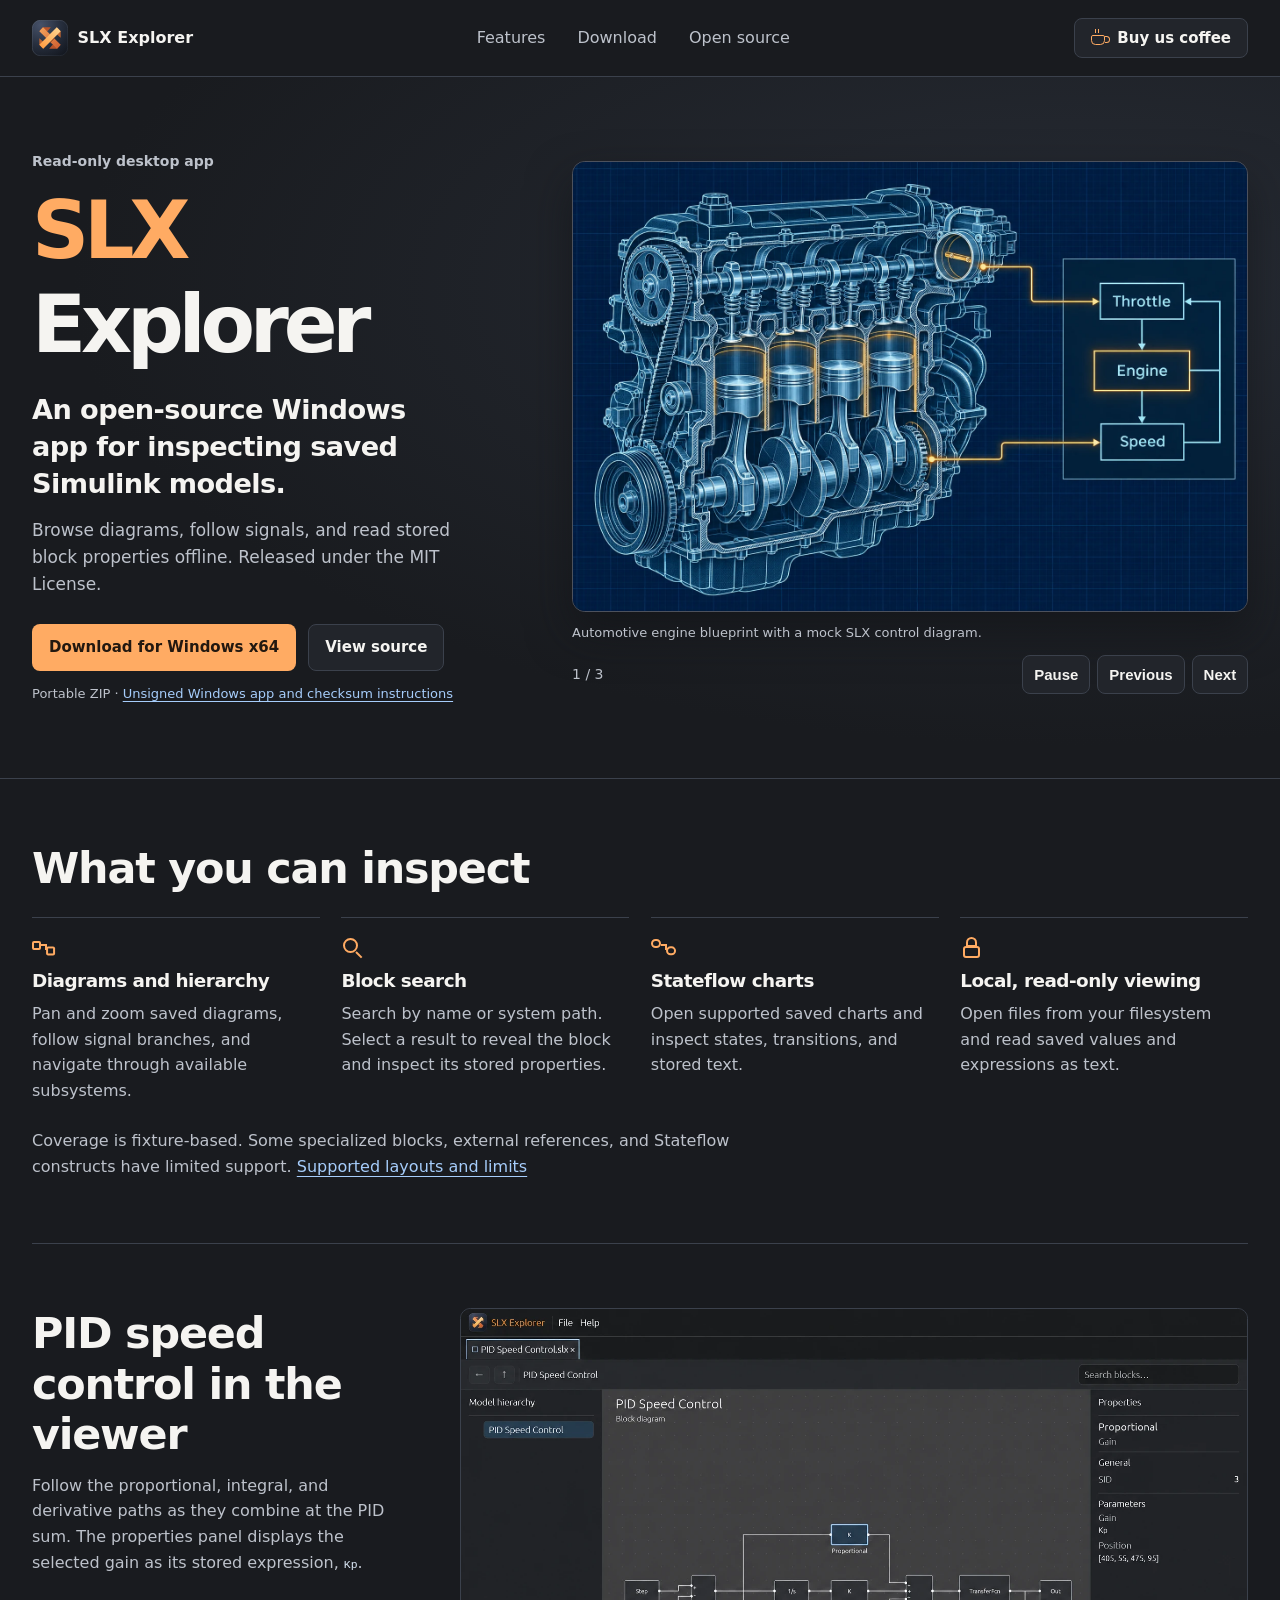
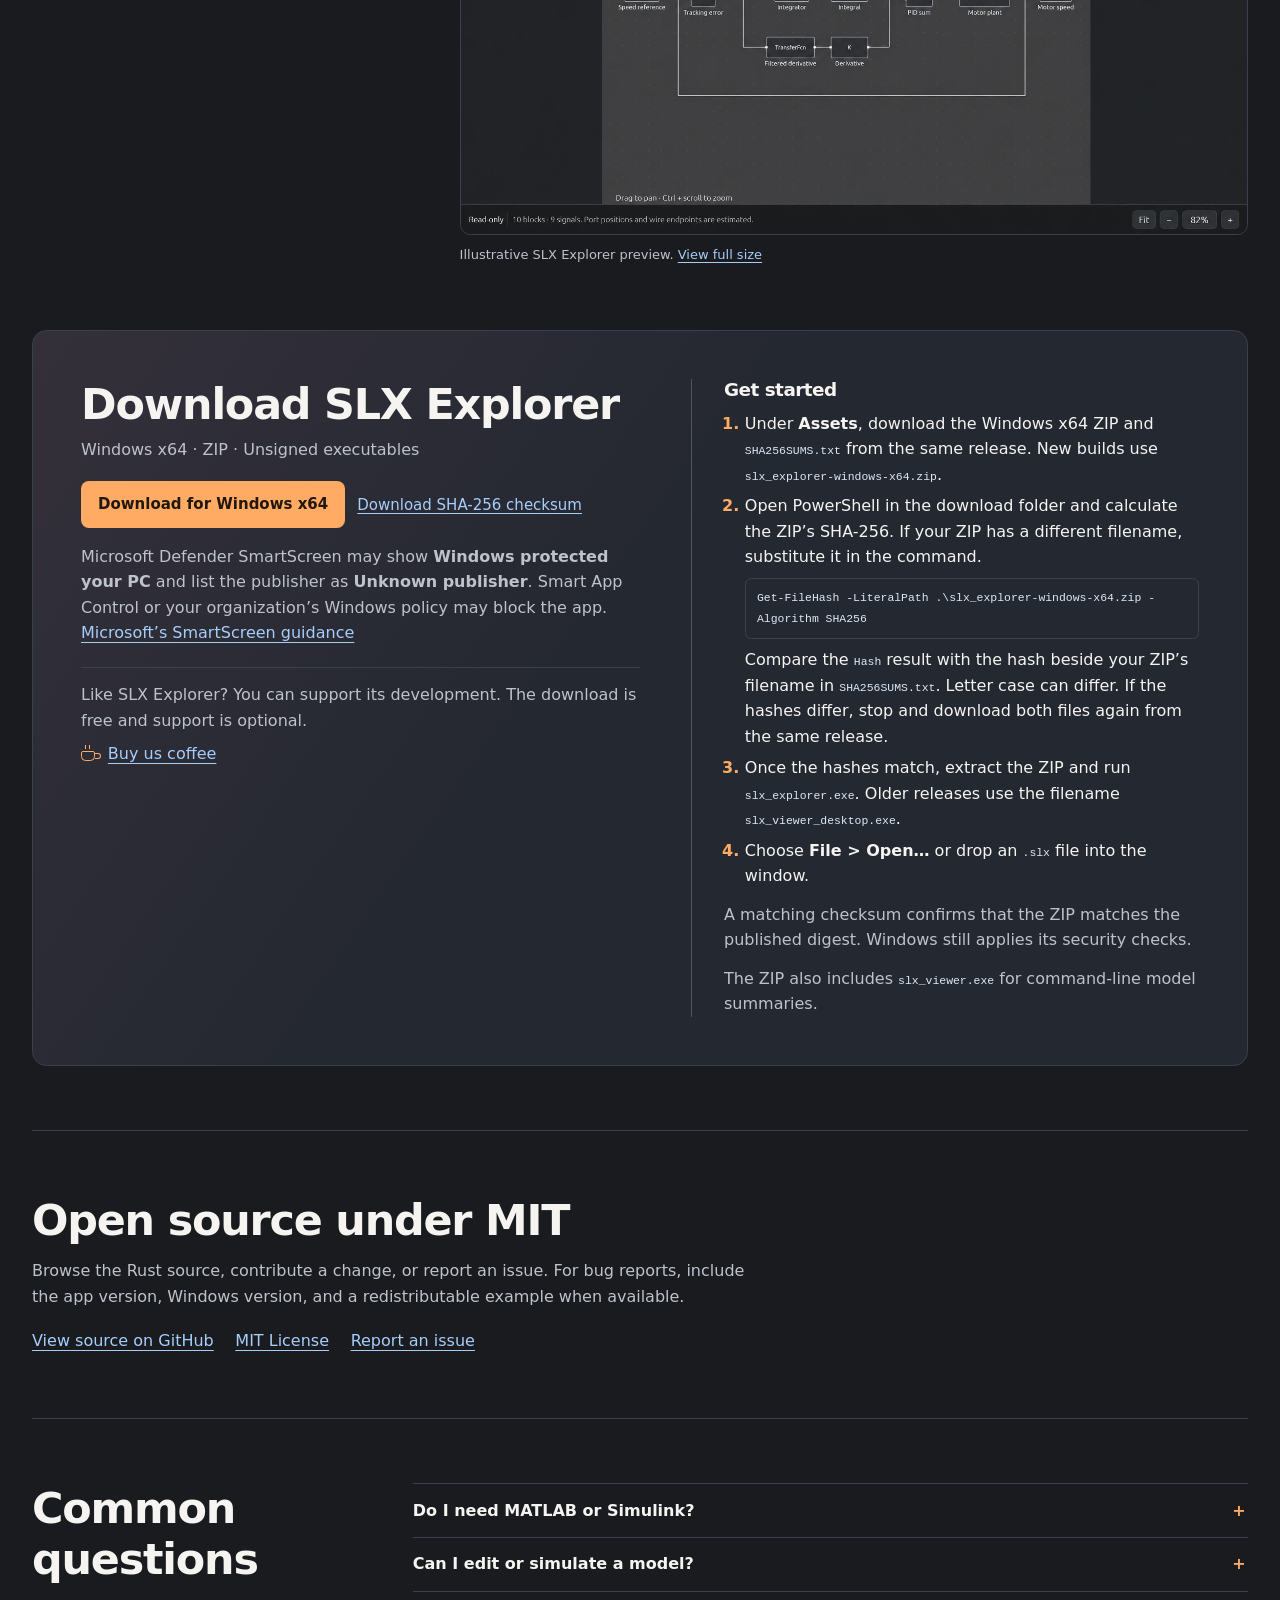
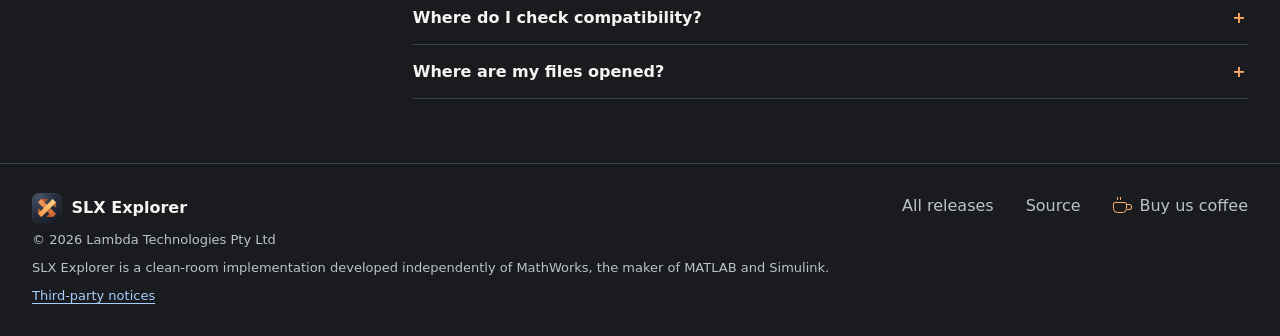
<file: website/public/index.html>
<!doctype html>
<html lang="en">
<head>
  <meta charset="utf-8">
  <meta name="viewport" content="width=device-width, initial-scale=1">
  <meta name="theme-color" content="#191b1f">
  <meta name="description" content="Inspect saved Simulink SLX models on Windows. Browse diagrams, follow signals, and read block properties offline with the open-source SLX Explorer.">
  <meta property="og:type" content="website">
  <meta property="og:site_name" content="SLX Explorer">
  <meta property="og:title" content="SLX Explorer — Offline Simulink model viewer">
  <meta property="og:description" content="Open and inspect saved Simulink SLX models on Windows with a free, read-only desktop viewer.">
  <meta property="og:image" content="https://slxviewer-website.vercel.app/assets/hero-engine.webp">
  <meta property="og:image:alt" content="An engine blueprint beside an illustrative SLX control diagram.">
  <title>SLX Explorer — Offline Simulink model viewer</title>
  <link rel="icon" href="assets/slx-viewer-logo.svg" type="image/svg+xml">
  <link rel="stylesheet" href="styles.css">
  <script src="hero-slides.js" defer></script>
</head>
<body>
  <a class="skip" href="#main">Skip to content</a>
  <header class="site-header" id="top">
    <div class="wrap header-inner">
      <a class="brand" href="#top">
        <img src="assets/slx-viewer-logo.svg" width="36" height="36" alt="">
        <span>SLX Explorer</span>
      </a>
      <nav aria-label="Main navigation">
        <a href="#features">Features</a>
        <a href="#download">Download</a>
        <a href="#open-source">Open source</a>
      </nav>
      <a class="button button-secondary header-link coffee-button" href="https://www.paypal.com/paypalme/12dazapp"><span class="cup" aria-hidden="true"></span>Buy us coffee</a>
    </div>
  </header>

  <main id="main">
    <section class="hero" aria-labelledby="hero-title">
      <div class="wrap hero-inner">
        <div class="hero-copy">
          <p class="platform">Read-only desktop app</p>
          <h1 id="hero-title"><span>SLX</span> Explorer</h1>
          <p class="hero-lead">An open-source Windows app for inspecting saved Simulink models.</p>
          <p class="hero-description">Browse diagrams, follow signals, and read stored block properties offline. Released under the MIT License.</p>
          <div class="actions">
            <a class="button button-primary" href="https://github.com/Ala-Ismail/slx_explorer/releases/latest">Download for Windows x64</a>
            <a class="button button-secondary" href="https://github.com/Ala-Ismail/slx_explorer">View source</a>
          </div>
          <p class="download-note">Portable ZIP · <a href="#verify-download">Unsigned Windows app and checksum instructions</a></p>
        </div>
        <div class="hero-carousel" role="region" aria-label="Engineering image slideshow" data-carousel>
          <figure class="hero-figure" data-slide>
            <img src="assets/hero-engine.webp" width="1536" height="1024" alt="An automotive engine blueprint beside an illustrative throttle, engine, and speed control diagram." fetchpriority="high">
            <figcaption>Automotive engine blueprint with a mock SLX control diagram.</figcaption>
          </figure>
          <figure class="hero-figure" data-slide hidden>
            <img src="assets/hero-wind.webp" width="1536" height="1024" alt="Close-up of a wind turbine with a blue cutaway revealing the shaft, gearbox, and generator inside the nacelle." fetchpriority="low">
            <figcaption>Wind turbine with an illustrative blueprint cutaway.</figcaption>
          </figure>
          <figure class="hero-figure" data-slide hidden>
            <img src="assets/hero-race.webp" width="1536" height="1024" alt="A graphite and orange race car beneath a mock state diagram that cycles through Brake, Turn In, and Accelerate." fetchpriority="low">
            <figcaption>Race car with a mock Stateflow-style diagram for cornering.</figcaption>
          </figure>
          <div class="carousel-controls" hidden>
            <span class="slide-count" data-count aria-hidden="true">1 / 3</span>
            <div class="slide-buttons">
              <button type="button" class="button button-secondary" data-rotation>Pause</button>
              <button type="button" class="button button-secondary" data-previous>Previous</button>
              <button type="button" class="button button-secondary" data-next>Next</button>
            </div>
          </div>
          <p class="sr-only" data-announcement aria-live="polite" aria-atomic="true"></p>
        </div>
      </div>
    </section>

    <section class="wrap section" id="features" aria-labelledby="features-title">
      <h2 id="features-title">What you can inspect</h2>
      <div class="features">
        <article>
          <span class="feature-icon diagram-icon" aria-hidden="true"></span>
          <h3>Diagrams and hierarchy</h3>
          <p>Pan and zoom saved diagrams, follow signal branches, and navigate through available subsystems.</p>
        </article>
        <article>
          <span class="feature-icon search-icon" aria-hidden="true"></span>
          <h3>Block search</h3>
          <p>Search by name or system path. Select a result to reveal the block and inspect its stored properties.</p>
        </article>
        <article>
          <span class="feature-icon chart-icon" aria-hidden="true"></span>
          <h3>Stateflow charts</h3>
          <p>Open supported saved charts and inspect states, transitions, and stored text.</p>
        </article>
        <article>
          <span class="feature-icon lock-icon" aria-hidden="true"></span>
          <h3>Local, read-only viewing</h3>
          <p>Open files from your filesystem and read saved values and expressions as text.</p>
        </article>
      </div>
      <p class="compatibility">Coverage is fixture-based. Some specialized blocks, external references, and Stateflow constructs have limited support. <a href="https://github.com/Ala-Ismail/slx_explorer#14-supported-layouts-and-limits">Supported layouts and limits</a></p>
    </section>

    <section class="wrap section model-preview" aria-labelledby="pid-title">
      <div class="model-copy">
        <h2 id="pid-title">PID speed control in the viewer</h2>
        <p>Follow the proportional, integral, and derivative paths as they combine at the PID sum. The properties panel displays the selected gain as its stored expression, <code>Kp</code>.</p>
      </div>
      <figure class="model-capture">
        <img src="assets/pid-control-preview.webp" width="1536" height="1024" alt="SLX Explorer preview showing a closed-loop PID diagram. Proportional, integral, and derivative branches feed a motor plant. The selected proportional gain is Kp." loading="lazy" decoding="async">
        <figcaption>Illustrative SLX Explorer preview. <a href="assets/pid-control-preview.webp">View full size</a></figcaption>
      </figure>
    </section>

    <section class="wrap section download-section" id="download" aria-labelledby="download-title">
      <div class="download-panel">
        <div>
          <h2 id="download-title">Download SLX Explorer</h2>
          <p class="package-label">Windows x64 · ZIP · Unsigned executables</p>
          <div class="actions download-actions">
            <a class="button button-primary" href="https://github.com/Ala-Ismail/slx_explorer/releases/latest">Download for Windows x64</a>
            <a class="text-link" href="https://github.com/Ala-Ismail/slx_explorer/releases/latest/download/SHA256SUMS.txt">Download SHA-256 checksum</a>
          </div>
          <p class="windows-warning">Microsoft Defender SmartScreen may show <strong>Windows protected your PC</strong> and list the publisher as <strong>Unknown publisher</strong>. Smart App Control or your organization’s Windows policy may block the app. <a href="https://learn.microsoft.com/windows/apps/package-and-deploy/smartscreen-reputation">Microsoft’s SmartScreen guidance</a></p>
          <div class="download-support">
            <p>Like SLX Explorer? You can support its development. The download is free and support is optional.</p>
            <a class="coffee-button" href="https://www.paypal.com/paypalme/12dazapp"><span class="cup" aria-hidden="true"></span>Buy us coffee</a>
          </div>
        </div>
        <div class="setup">
          <h3>Get started</h3>
          <ol>
            <li>Under <strong>Assets</strong>, download the Windows x64 ZIP and <code>SHA256SUMS.txt</code> from the same release. New builds use <code>slx_explorer-windows-x64.zip</code>.</li>
            <li id="verify-download">
              Open PowerShell in the download folder and calculate the ZIP’s SHA-256. If your ZIP has a different filename, substitute it in the command.
              <pre><code>Get-FileHash -LiteralPath .\slx_explorer-windows-x64.zip -Algorithm SHA256</code></pre>
              Compare the <code>Hash</code> result with the hash beside your ZIP’s filename in <code>SHA256SUMS.txt</code>. Letter case can differ. If the hashes differ, stop and download both files again from the same release.
            </li>
            <li>Once the hashes match, extract the ZIP and run <code>slx_explorer.exe</code>. Older releases use the filename <code>slx_viewer_desktop.exe</code>.</li>
            <li>Choose <strong>File &gt; Open…</strong> or drop an <code>.slx</code> file into the window.</li>
          </ol>
          <p class="checksum-note">A matching checksum confirms that the ZIP matches the published digest. Windows still applies its security checks.</p>
          <p>The ZIP also includes <code>slx_viewer.exe</code> for command-line model summaries.</p>
        </div>
      </div>
    </section>

    <section class="wrap section project" id="open-source" aria-labelledby="source-title">
      <h2 id="source-title">Open source under MIT</h2>
      <p>Browse the Rust source, contribute a change, or report an issue. For bug reports, include the app version, Windows version, and a redistributable example when available.</p>
      <div class="project-links">
        <a href="https://github.com/Ala-Ismail/slx_explorer">View source on GitHub</a>
        <a href="https://github.com/Ala-Ismail/slx_explorer/blob/main/LICENSE">MIT License</a>
        <a href="https://github.com/Ala-Ismail/slx_explorer/issues">Report an issue</a>
      </div>
    </section>

    <section class="wrap section faq" aria-labelledby="faq-title">
      <h2 id="faq-title">Common questions</h2>
      <div class="questions">
        <details>
          <summary>Do I need MATLAB or Simulink?</summary>
          <p>The Windows desktop viewer runs offline without either application.</p>
        </details>
        <details>
          <summary>Can I edit or simulate a model?</summary>
          <p>SLX Explorer provides read-only inspection of saved diagrams, signals, and properties.</p>
        </details>
        <details>
          <summary>Where do I check compatibility?</summary>
          <p>See the <a href="https://github.com/Ala-Ismail/slx_explorer#14-supported-layouts-and-limits">supported layouts and limits</a> and the <a href="https://github.com/Ala-Ismail/slx_explorer/blob/main/tests/fixtures/README.md">fixture manifest</a>.</p>
        </details>
        <details>
          <summary>Where are my files opened?</summary>
          <p>The Windows app reads files from your local filesystem. The website provides information and download links.</p>
        </details>
      </div>
    </section>
  </main>

  <footer class="site-footer">
    <div class="wrap footer-inner">
      <div>
        <a class="brand" href="#top">
          <img src="assets/slx-viewer-logo.svg" width="30" height="30" loading="lazy" alt="">
          <span>SLX Explorer</span>
        </a>
        <p>© 2026 Lambda Technologies Pty Ltd</p>
        <p>SLX Explorer is a clean-room implementation developed independently of MathWorks, the maker of MATLAB and Simulink.</p>
        <p><a href="https://github.com/Ala-Ismail/slx_explorer/blob/main/THIRD_PARTY_NOTICES.txt">Third-party notices</a></p>
      </div>
      <nav aria-label="Footer navigation">
        <a href="https://github.com/Ala-Ismail/slx_explorer/releases">All releases</a>
        <a href="https://github.com/Ala-Ismail/slx_explorer">Source</a>
        <a class="coffee-button" href="https://www.paypal.com/paypalme/12dazapp"><span class="cup" aria-hidden="true"></span>Buy us coffee</a>
      </nav>
    </div>
  </footer>
</body>
</html>
</file>
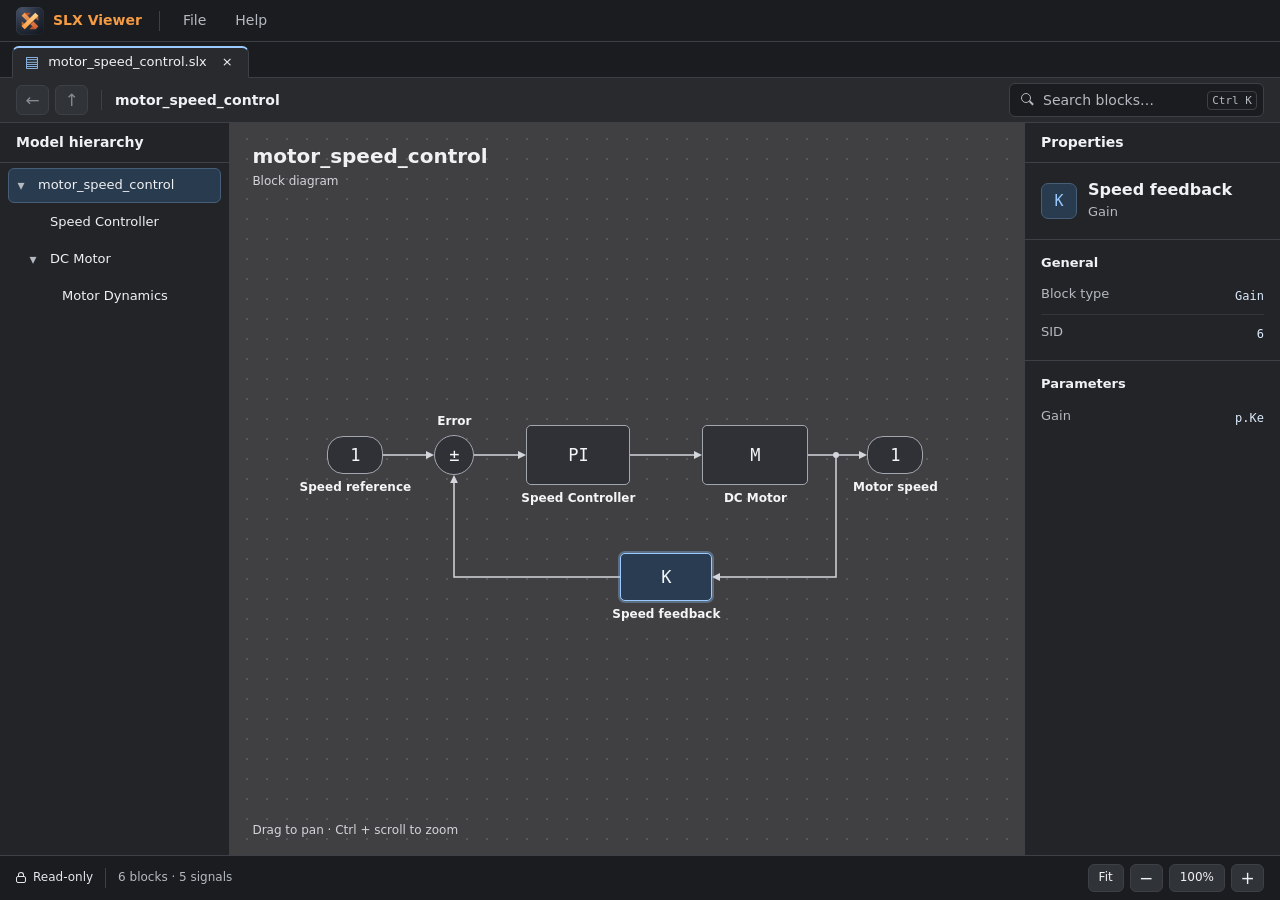
<file: slx-viewer-mockup.html>
<!doctype html>
<html lang="en">
<head>
<meta charset="utf-8">
<meta name="viewport" content="width=device-width, initial-scale=1">
<title>SLX Viewer · GUI Mockup</title>
<link rel="icon" href="slx-viewer-logo-tapered.svg" type="image/svg+xml">
<style>
  :root {
    color-scheme: dark;
    --frame: #1b1c1f;
    --panel: #222428;
    --surface: #282a2e;
    --control: #303338;
    --line: #3d4046;
    --canvas: #404043;
    --text: #f0f1f3;
    --muted: #b5b9c1;
    --accent: #9acaff;
    --selected: #293b4f;
    --mono: Consolas, 'Cascadia Mono', monospace;
    font: 14px/1.45 'Segoe UI', system-ui, sans-serif;
    background: var(--frame);
    color: var(--text);
  }
  * { box-sizing: border-box; }
  body { margin: 0; }
  button, input { font: inherit; color: inherit; }
  button { cursor: pointer; }
  button:disabled { cursor: default; color: #858991; }
  button:focus-visible, input:focus-visible, summary:focus-visible, a:focus-visible, .workspace:focus-visible {
    outline: 2px solid var(--accent);
    outline-offset: 2px;
  }
  button:hover:not(:disabled) { background: #393c42; }
  [hidden] { display: none !important; }
  .app { display: grid; grid-template-rows: 42px 36px 45px minmax(0, 1fr) 45px; height: 100dvh; min-height: 420px; }
  .titlebar, .tabs, .toolbar, .statusbar { display: flex; align-items: center; padding: 0 16px; }
  .titlebar, .tabs, .toolbar { border-bottom: 1px solid var(--line); }
  .titlebar { gap: 17px; }
  .brand { display: flex; align-items: center; gap: 9px; color: #f49b44; font-weight: 650; white-space: nowrap; }
  .app-icon { display: block; width: 28px; height: 28px; flex: none; }
  .divider { width: 1px; height: 20px; background: var(--line); flex: none; }
  .menu { position: relative; }
  .menu summary { list-style: none; cursor: pointer; color: var(--muted); padding: 5px 6px; border-radius: 4px; }
  .menu summary::-webkit-details-marker { display: none; }
  .menu summary:hover, .menu[open] summary { background: var(--control); color: var(--text); }
  .popup { position: absolute; z-index: 3; background: var(--panel); border: 1px solid var(--line); border-radius: 8px; padding: 6px; box-shadow: 0 10px 26px #1118; }
  .menu .popup { top: calc(100% + 3px); left: 0; min-width: 195px; }
  .popup button { display: block; width: 100%; text-align: left; border: 0; background: transparent; padding: 8px 10px; border-radius: 4px; }
  .tabs { align-items: end; padding-left: 12px; }
  .tab { display: flex; align-items: center; gap: 9px; position: relative; bottom: -1px; height: 32px; padding: 0 9px 0 12px; border: 1px solid var(--line); border-top: 2px solid var(--accent); border-bottom-color: var(--surface); border-radius: 7px 7px 0 0; background: var(--surface); font-size: 13px; }
  .tab-mark { color: var(--accent); font-size: 15px; }
  .toolbar { gap: 13px; background: var(--surface); min-width: 0; }
  .nav-buttons, .zoom { display: flex; align-items: center; gap: 6px; flex: none; }
  .button { border: 1px solid var(--line); border-radius: 6px; background: var(--control); min-height: 30px; padding: 0 10px; white-space: nowrap; }
  .icon-button { min-width: 33px; padding: 0; font-size: 17px; }
  .quiet { border: 0; border-radius: 4px; background: transparent; padding: 2px 6px; color: inherit; }
  .breadcrumbs { display: flex; align-items: center; gap: 6px; min-width: 0; white-space: nowrap; overflow: hidden; }
  .breadcrumbs button { color: var(--muted); }
  .breadcrumbs strong { overflow: hidden; text-overflow: ellipsis; font-weight: 600; }
  .search { position: relative; width: min(255px, 31vw); flex: none; margin-left: auto; }
  .search-mark { position: absolute; left: 12px; top: 10px; height: 10px; width: 10px; border: 1.5px solid var(--muted); border-radius: 50%; pointer-events: none; }
  .search-mark::after { content: ''; position: absolute; width: 5px; height: 1.5px; top: 8px; left: 7px; transform: rotate(45deg); background: var(--muted); }
  .search input { width: 100%; height: 34px; border: 1px solid var(--line); border-radius: 6px; background: var(--frame); padding: 0 42px 0 33px; }
  .search input::placeholder { color: var(--muted); }
  kbd { font: 11px var(--mono); border: 1px solid var(--line); border-radius: 4px; padding: 2px 4px; color: var(--muted); }
  .search kbd { position: absolute; top: 8px; right: 7px; pointer-events: none; }
  .results { top: calc(100% + 6px); right: 0; width: max(100%, 230px); max-height: 300px; overflow: auto; }
  .results span { display: block; color: var(--muted); font-size: 12px; }
  .no-results { padding: 8px 10px; }
  .content { display: grid; grid-template-columns: clamp(176px, 18vw, 250px) minmax(190px, 1fr) clamp(196px, 20vw, 278px); min-height: 0; overflow: auto; }
  .panel { background: var(--panel); min-width: 0; overflow: auto; }
  .hierarchy { border-right: 1px solid var(--line); }
  .inspector { border-left: 1px solid var(--line); }
  .panel-title { display: flex; align-items: center; min-height: 40px; margin: 0; padding: 0 16px; border-bottom: 1px solid var(--line); font-size: 14px; font-weight: 650; }
  .tree { padding: 5px 8px 9px; }
  .tree-row { display: flex; margin-bottom: 2px; padding-left: var(--indent); border: 1px solid transparent; border-radius: 6px; }
  .tree-row.current { background: var(--selected); border-color: #465e77; }
  .tree-row button { border: 0; border-radius: 4px; background: transparent; }
  .tree-toggle { width: 24px; flex: none; color: var(--muted); }
  .tree-link { display: flex; align-items: center; min-width: 0; width: 100%; height: 33px; padding: 0 5px; text-align: left; font-size: 13px; }
  .tree-link span:last-child { white-space: nowrap; text-overflow: ellipsis; overflow: hidden; }
  .workspace { position: relative; overflow: hidden; touch-action: none; cursor: grab; background-color: var(--canvas); background-image: radial-gradient(circle, #ffffff20 0.8px, transparent 1px); background-size: 20px 20px; }
  .workspace.dragging { cursor: grabbing; }
  .workspace-title { position: absolute; top: 21px; left: 22px; pointer-events: none; }
  .workspace-title h1 { margin: 0; font-size: 20px; line-height: 1.25; font-weight: 650; }
  .workspace-title p { margin: 4px 0 0; font-size: 12px; color: #d2d4d9; }
  .scene { position: absolute; top: 0; left: 0; width: 620px; height: 320px; transform-origin: 0 0; pointer-events: none; }
  .scene canvas { display: block; width: 620px; height: 320px; }
  .block { position: absolute; display: grid; place-items: center; background: #303136; border: 1px solid #a2a6ae; border-radius: 5px; min-width: 0; padding: 0 5px; pointer-events: auto; color: #f4f5f7; }
  .block[aria-pressed="true"] { background: #293c51; border-color: var(--accent); box-shadow: 0 0 0 2px #9acaff55; }
  .block[aria-pressed="true"]:hover { background: #334b63; }
  .block-symbol { font: 17px var(--mono); }
  .block-label { position: absolute; top: calc(100% + 6px); left: 50%; transform: translateX(-50%); white-space: nowrap; font-size: 12px; font-weight: 600; }
  .endpoint { border-radius: 16px; }
  .sum { border-radius: 50%; }
  .sum .block-label { top: auto; bottom: calc(100% + 6px); }
  .sum[data-sid="11"] .block-label { left: calc(100% + 6px); bottom: calc(100% - 4px); transform: none; }
  .diagram-hint { position: absolute; bottom: 16px; left: 22px; margin: 0; color: #d2d4d9; font-size: 12px; pointer-events: none; }
  .selection { display: flex; gap: 11px; align-items: center; padding: 17px 16px; border-bottom: 1px solid var(--line); }
  .selection-icon { display: grid; place-items: center; flex: none; width: 36px; height: 36px; color: var(--accent); background: var(--selected); border: 1px solid #465e77; border-radius: 7px; font: 15px var(--mono); }
  .selection h3 { margin: 0; font-size: 16px; line-height: 1.3; overflow-wrap: anywhere; }
  .selection p, .empty { margin: 2px 0 0; color: var(--muted); font-size: 13px; }
  .empty { padding: 15px 16px; }
  .property-section { padding: 14px 16px 9px; }
  .property-section + .property-section { border-top: 1px solid var(--line); }
  .property-section h4 { margin: 0 0 5px; font-size: 13px; font-weight: 650; }
  dl { margin: 0; }
  dl div { display: grid; grid-template-columns: minmax(0, 1fr) minmax(0, 1fr); gap: 10px; padding: 8px 0; }
  dl div + div { border-top: 1px solid #33363b; }
  dt { color: var(--muted); font-size: 13px; }
  dd { margin: 0; text-align: right; overflow-wrap: anywhere; }
  code { font: 12px var(--mono); color: #ddebfc; }
  .statusbar { gap: 12px; background: var(--frame); border-top: 1px solid var(--line); font-size: 12px; }
  .read-only { display: flex; gap: 7px; align-items: center; white-space: nowrap; color: #e3e7ec; }
  .lock { position: relative; display: inline-block; width: 10px; height: 7px; border: 1px solid currentColor; border-radius: 2px; margin-top: 4px; }
  .lock::before { content: ''; position: absolute; left: 1px; top: -5px; width: 4px; height: 4px; border: 1px solid currentColor; border-bottom: 0; border-radius: 4px 4px 0 0; }
  .status { color: var(--muted); white-space: nowrap; overflow: hidden; text-overflow: ellipsis; }
  .zoom { margin-left: auto; }
  .zoom .button { min-height: 28px; }
  #zoom-level { min-width: 55px; font-variant-numeric: tabular-nums; }
  dialog { width: min(460px, 92vw); padding: 22px; border: 1px solid var(--line); border-radius: 10px; background: var(--panel); color: var(--text); }
  dialog::backdrop { background: #151619b8; }
  dialog h2 { margin: 0 0 10px; font-size: 18px; }
  dialog a { color: var(--accent); text-underline-offset: 3px; }
  dialog form { display: flex; justify-content: end; margin-top: 18px; }
  @media (max-width: 700px) {
    .content { grid-template-columns: 152px minmax(175px, 1fr) 155px; }
    .titlebar, .toolbar, .statusbar { padding-inline: 9px; gap: 8px; }
    .panel-title, .selection, .property-section { padding-inline: 10px; }
    .workspace-title, .diagram-hint { left: 12px; }
    .workspace-title { right: 12px; }
    .workspace-title h1 { overflow-wrap: anywhere; }
    .diagram-hint { display: none; }
    .search input { padding-right: 8px; }
    .search kbd { display: none; }
  }
</style>
</head>
<body>
<main class="app" aria-label="SLX Viewer mockup">
  <header class="titlebar">
    <div class="brand"><img class="app-icon" src="slx-viewer-logo-tapered.svg" alt=""> SLX Viewer</div>
    <span class="divider" aria-hidden="true"></span>
    <details class="menu"><summary>File</summary><div class="popup"><button id="open-example">Open example model</button><button id="close-model">Close model</button></div></details>
    <details class="menu"><summary>Help</summary><div class="popup"><button id="show-about">About…</button><button id="show-help">Keyboard shortcuts</button></div></details>
  </header>
  <div class="tabs" aria-label="Open model"><div id="model-tab" class="tab"><span class="tab-mark" aria-hidden="true">▤</span> motor_speed_control.slx <button id="close-tab" class="quiet" aria-label="Close model tab" title="Close model tab">×</button></div></div>
  <nav class="toolbar" aria-label="Diagram navigation">
    <div class="nav-buttons">
      <button id="back" class="button icon-button" aria-label="Back" title="Back (Alt+Left)" disabled>←</button>
      <button id="up" class="button icon-button" aria-label="Up" title="Parent system (Esc or Alt+Up)" disabled>↑</button>
    </div>
    <span class="divider" aria-hidden="true"></span>
    <div id="breadcrumbs" class="breadcrumbs" aria-label="Current model path"></div>
    <div id="search-box" class="search">
      <span class="search-mark" aria-hidden="true"></span>
      <input id="search" type="text" aria-label="Search model blocks" placeholder="Search blocks…" autocomplete="off" aria-controls="results" aria-expanded="false">
      <kbd aria-hidden="true">Ctrl K</kbd>
      <div id="results" class="results popup" hidden></div>
    </div>
  </nav>
  <div class="content">
    <aside class="panel hierarchy" aria-labelledby="hierarchy-heading">
      <h2 id="hierarchy-heading" class="panel-title">Model hierarchy</h2>
      <div id="tree" class="tree"></div>
    </aside>
    <section id="workspace" class="workspace" tabindex="0" aria-label="Diagram workspace">
      <div class="workspace-title"><h1 id="diagram-title"></h1><p id="diagram-kind"></p></div>
      <div id="scene" class="scene"><canvas id="wires" width="620" height="320" aria-hidden="true"></canvas></div>
      <p id="diagram-hint" class="diagram-hint">Drag to pan · Ctrl + scroll to zoom</p>
    </section>
    <aside class="panel inspector" aria-labelledby="properties-heading">
      <h2 id="properties-heading" class="panel-title">Properties</h2>
      <div id="properties" aria-live="polite"></div>
    </aside>
  </div>
  <footer class="statusbar">
    <span class="read-only"><span class="lock" aria-hidden="true"></span>Read-only</span>
    <span class="divider" aria-hidden="true"></span>
    <span id="status" class="status"></span>
    <div class="zoom" aria-label="Diagram zoom">
      <button id="fit" class="button" title="Fit diagram to view">Fit</button>
      <button id="zoom-out" class="button icon-button" aria-label="Zoom out">−</button>
      <button id="zoom-level" class="button" aria-label="Reset to 100 percent" title="Reset to 100%">100%</button>
      <button id="zoom-in" class="button icon-button" aria-label="Zoom in">+</button>
    </div>
  </footer>
</main>
<dialog id="about" aria-labelledby="about-title">
  <h2 id="about-title">About SLX Viewer</h2>
  <p>Read-only viewer for Simulink models.</p>
  <a href="https://www.paypal.com/paypalme/12dazapp" target="_blank" rel="noopener noreferrer">Buy us a coffee</a>
  <form method="dialog"><button class="button" autofocus>Close</button></form>
</dialog>
<dialog id="help" aria-labelledby="help-title">
  <h2 id="help-title">Keyboard shortcuts</h2>
  <dl>
    <div><dt>Parent system</dt><dd><kbd>Esc</kbd> or <kbd>Alt+↑</kbd></dd></div>
    <div><dt>Back</dt><dd><kbd>Alt+←</kbd></dd></div>
    <div><dt>Open focused subsystem</dt><dd><kbd>Enter</kbd></dd></div>
    <div><dt>Search blocks</dt><dd><kbd>Ctrl+K</kbd></dd></div>
    <div><dt>Zoom at pointer</dt><dd><kbd>Ctrl</kbd> + scroll</dd></div>
  </dl>
  <form method="dialog"><button class="button" autofocus>Close</button></form>
</dialog>
<script>
  const byId = id => document.getElementById(id);
  const workspace = byId('workspace');
  const scene = byId('scene');
  const canvas = byId('wires');
  const search = byId('search');
  const results = byId('results');
  const menus = [...document.querySelectorAll('.menu')];
  const root = 'motor_speed_control';
  const width = 620;
  const height = 320;

  // Illustrative diagram data for the design preview.
  const systems = {
    [root]: {
      blocks: [
        { name: 'Speed reference', kind: 'Inport', symbol: '1', x: 10, y: 107, w: 56, h: 38, sid: 1, port: '1' },
        { name: 'Error', kind: 'Sum', symbol: '±', x: 117, y: 106, w: 40, h: 40, sid: 2, inputs: '+−' },
        { name: 'Speed Controller', kind: 'Subsystem', symbol: 'PI', x: 209, y: 96, w: 104, h: 60, sid: 3, child: 'Speed Controller' },
        { name: 'DC Motor', kind: 'Subsystem', symbol: 'M', x: 385, y: 96, w: 106, h: 60, sid: 4, child: 'DC Motor' },
        { name: 'Motor speed', kind: 'Outport', symbol: '1', x: 550, y: 107, w: 56, h: 38, sid: 5, port: '1' },
        { name: 'Speed feedback', kind: 'Gain', symbol: 'K', x: 303, y: 224, w: 92, h: 48, sid: 6, gain: 'p.Ke' },
      ],
      wires: [
        [[66,126], [117,126]], [[157,126], [209,126]], [[313,126], [385,126]],
        [[491,126], [550,126]], [[519,126], [519,248], [395,248]],
        [[303,248], [137,248], [137,146]],
      ],
      junctions: [[519,126]],
    },
    'Speed Controller': {
      parent: root,
      blocks: [
        { name: 'Speed error', kind: 'Inport', symbol: '1', x: 20, y: 131, w: 56, h: 38, sid: 7, port: '1' },
        { name: 'Proportional', kind: 'Gain', symbol: 'Kp', x: 148, y: 64, w: 90, h: 48, sid: 8, gain: 'Kp' },
        { name: 'Integrator', kind: 'Integrator', symbol: '∫', x: 148, y: 194, w: 90, h: 48, sid: 9, initial: '0' },
        { name: 'Integral gain', kind: 'Gain', symbol: 'Ki', x: 283, y: 194, w: 90, h: 48, sid: 10, gain: 'Ki' },
        { name: 'Sum', kind: 'Sum', symbol: '+', x: 427, y: 130, w: 40, h: 40, sid: 11, inputs: '++' },
        { name: 'Voltage command', kind: 'Outport', symbol: '1', x: 538, y: 131, w: 56, h: 38, sid: 12, port: '1' },
      ],
      wires: [
        [[76,150], [108,150], [108,88], [148,88]], [[108,150], [108,218], [148,218]],
        [[238,88], [447,88], [447,130]], [[238,218], [283,218]],
        [[373,218], [447,218], [447,170]], [[467,150], [538,150]],
      ],
      junctions: [[108,150]],
    },
    'DC Motor': {
      parent: root,
      blocks: [
        { name: 'Armature voltage', kind: 'Inport', symbol: '1', x: 28, y: 131, w: 56, h: 38, sid: 13, port: '1' },
        { name: 'Motor dynamics', kind: 'Subsystem', symbol: 'M', x: 253, y: 120, w: 114, h: 60, sid: 14, child: 'Motor Dynamics' },
        { name: 'Angular velocity', kind: 'Outport', symbol: '1', x: 534, y: 131, w: 56, h: 38, sid: 15, port: '1' },
      ],
      wires: [[[84,150], [253,150]], [[367,150], [534,150]]],
      junctions: [],
    },
    'Motor Dynamics': {
      parent: 'DC Motor',
      blocks: [
        { name: 'Voltage', kind: 'Inport', symbol: '1', x: 24, y: 131, w: 56, h: 38, sid: 16, port: '1' },
        { name: 'Motor gain', kind: 'Gain', symbol: 'Kt', x: 167, y: 126, w: 84, h: 48, sid: 17, gain: 'p.Kt' },
        { name: 'Integrator', kind: 'Integrator', symbol: '∫', x: 343, y: 126, w: 84, h: 48, sid: 18, initial: '0' },
        { name: 'Speed', kind: 'Outport', symbol: '1', x: 535, y: 131, w: 56, h: 38, sid: 19, port: '1' },
      ],
      wires: [[[80,150], [167,150]], [[251,150], [343,150]], [[427,150], [535,150]]],
      junctions: [],
    },
  };

  let active = root;
  const history = [];
  const views = new Map();
  const expanded = new Set([root, 'DC Motor']);
  let drag = null;

  function view() {
    if (!views.has(active)) views.set(active, { scale: 1, x: 0, y: 0, selected: null, fitted: true });
    return views.get(active);
  }

  function transform() {
    const { scale, x, y } = view();
    const left = (workspace.clientWidth - width * scale) / 2 + x;
    const top = (workspace.clientHeight - height * scale) / 2 + y;
    scene.style.transform = `translate(${left}px, ${top}px) scale(${scale})`;
    workspace.style.backgroundPosition = `${left}px ${top}px`;
    byId('zoom-level').textContent = `${Math.round(scale * 100)}%`;
  }

  function fit() {
    Object.assign(view(), {
      scale: Math.max(0.1, Math.min(1, (workspace.clientWidth - 34) / width, (workspace.clientHeight - 110) / height)),
      x: 0, y: 0, fitted: true,
    });
    transform();
  }

  function zoom(scale, x = workspace.clientWidth / 2, y = workspace.clientHeight / 2) {
    const current = view();
    scale = Math.min(8, Math.max(0.1, scale));
    const ratio = scale / current.scale;
    current.x = x - workspace.clientWidth / 2 - (x - workspace.clientWidth / 2 - current.x) * ratio;
    current.y = y - workspace.clientHeight / 2 - (y - workspace.clientHeight / 2 - current.y) * ratio;
    current.scale = scale;
    current.fitted = false;
    transform();
  }

  function showSystem(name) {
    active = name;
    for (let parent = systems[name].parent; parent; parent = systems[parent].parent) expanded.add(parent);
    render();
  }

  function navigate(name) {
    if (name === active) return;
    if (active) history.push(active);
    showSystem(name);
  }

  function up() {
    const parent = systems[active]?.parent;
    if (!parent) return;
    const exited = active;
    navigate(parent);
    select(systems[parent].blocks.find(block => block.child === exited));
  }

  function back() {
    if (history.length) showSystem(history.pop());
  }

  function make(tag, className, text) {
    const element = document.createElement(tag);
    if (className) element.className = className;
    if (text !== undefined) element.textContent = text;
    return element;
  }

  function refreshTree(focusName) {
    const tree = byId('tree');
    tree.replaceChildren();
    function addRow(name, depth) {
      const children = systems[name].blocks.filter(block => block.child).map(block => block.child);
      const row = make('div', `tree-row${active === name ? ' current' : ''}`);
      row.style.setProperty('--indent', `${depth * 12}px`);
      if (children.length) {
        const toggle = make('button', 'tree-toggle', expanded.has(name) ? '▾' : '▸');
        toggle.setAttribute('aria-label', `${expanded.has(name) ? 'Collapse' : 'Expand'} ${name}`);
        toggle.setAttribute('aria-expanded', expanded.has(name));
        toggle.addEventListener('click', () => {
          if (expanded.has(name)) expanded.delete(name);
          else expanded.add(name);
          refreshTree(name);
        });
        row.append(toggle);
      } else {
        row.append(make('span', 'tree-toggle'));
      }
      const button = make('button', 'tree-link');
      button.title = name;
      if (active === name) button.setAttribute('aria-current', 'true');
      button.append(make('span', '', name));
      button.addEventListener('click', () => {
        navigate(name);
        tree.querySelector('[aria-current="true"]')?.focus();
      });
      row.append(button);
      tree.append(row);
      if (name === focusName) row.querySelector('.tree-toggle').focus();
      if (expanded.has(name)) children.forEach(child => addRow(child, depth + 1));
    }
    if (active) addRow(root, 0);
  }

  function renderBreadcrumbs() {
    const breadcrumbs = byId('breadcrumbs');
    breadcrumbs.replaceChildren();
    if (!active) return;
    const ancestors = [];
    for (let parent = systems[active].parent; parent; parent = systems[parent].parent) ancestors.unshift(parent);
    for (const name of ancestors) {
      const button = make('button', 'quiet', name);
      button.addEventListener('click', () => { navigate(name); workspace.focus(); });
      breadcrumbs.append(button, make('span', '', '›'));
    }
    breadcrumbs.append(make('strong', '', active));
  }

  function drawWires(system) {
    const density = window.devicePixelRatio || 1;
    canvas.width = Math.round(width * density);
    canvas.height = Math.round(height * density);
    const ctx = canvas.getContext('2d');
    ctx.scale(density, density);
    ctx.strokeStyle = ctx.fillStyle = '#d3d6dc';
    ctx.lineWidth = 1.5;
    for (const wire of system.wires) {
      const [endX, endY] = wire.at(-1);
      const [previousX, previousY] = wire.at(-2);
      const angle = Math.atan2(endY - previousY, endX - previousX);
      ctx.beginPath();
      ctx.moveTo(...wire[0]);
      for (const point of wire.slice(1, -1)) ctx.lineTo(...point);
      ctx.lineTo(endX - 7 * Math.cos(angle), endY - 7 * Math.sin(angle));
      ctx.stroke();
      ctx.save();
      ctx.translate(endX, endY);
      ctx.rotate(angle);
      ctx.beginPath();
      ctx.moveTo(0, 0);
      ctx.lineTo(-8, -3.9);
      ctx.lineTo(-8, 3.9);
      ctx.closePath();
      ctx.fill();
      ctx.restore();
    }
    for (const [x, y] of system.junctions) {
      ctx.beginPath();
      ctx.arc(x, y, 3, 0, 2 * Math.PI);
      ctx.fill();
    }
  }

  function renderDiagram(system) {
    scene.replaceChildren(canvas);
    drawWires(system);
    for (const block of system.blocks) {
      const shape = block.port ? ' endpoint' : block.kind === 'Sum' ? ' sum' : '';
      const button = make('button', `block${shape}`);
      Object.assign(button.style, { left: `${block.x}px`, top: `${block.y}px`, width: `${block.w}px`, height: `${block.h}px` });
      button.dataset.sid = block.sid;
      button.title = block.child ? `Open ${block.child} (double-click or Enter)` : block.kind;
      button.setAttribute('aria-label', `${block.name}, ${block.kind}`);
      const symbol = make('span', 'block-symbol', block.symbol);
      symbol.setAttribute('aria-hidden', 'true');
      button.append(symbol, make('span', 'block-label', block.name));
      button.addEventListener('click', () => select(block));
      if (block.child) {
        button.addEventListener('dblclick', () => { navigate(block.child); workspace.focus(); });
        button.addEventListener('keydown', event => {
          if (event.key !== 'Enter') return;
          event.preventDefault();
          navigate(block.child);
          workspace.focus();
        });
      }
      scene.append(button);
    }
  }

  function propertySection(title, entries) {
    const section = make('section', 'property-section');
    const list = make('dl');
    for (const [label, value] of entries) {
      const row = make('div');
      const detail = make('dd');
      detail.append(make('code', '', value));
      row.append(make('dt', '', label), detail);
      list.append(row);
    }
    section.append(make('h4', '', title), list);
    return section;
  }

  function select(block) {
    if (active) view().selected = block ?? null;
    for (const button of scene.querySelectorAll('.block')) {
      button.setAttribute('aria-pressed', Number(button.dataset.sid) === block?.sid);
    }
    const panel = byId('properties');
    panel.replaceChildren();
    if (!block) {
      panel.append(make('p', 'empty', active ? 'Select a block to inspect its stored properties.' : 'Open the example model to inspect blocks.'));
      return;
    }
    const header = make('div', 'selection');
    const mark = make('div', 'selection-icon', block.symbol);
    mark.setAttribute('aria-hidden', 'true');
    const identity = make('div');
    identity.append(make('h3', '', block.name), make('p', '', block.kind));
    header.append(mark, identity);
    panel.append(header, propertySection('General', [['Block type', block.kind], ['SID', block.sid]]));
    const parameters = [
      ['Gain', block.gain], ['Inputs', block.inputs], ['Port', block.port], ['Initial condition', block.initial],
    ].filter(([, value]) => value !== undefined);
    if (parameters.length) panel.append(propertySection('Parameters', parameters));
  }

  function render() {
    const system = systems[active];
    byId('model-tab').hidden = !system;
    byId('close-model').disabled = !system;
    byId('back').disabled = !history.length;
    byId('up').disabled = !system?.parent;
    byId('search-box').hidden = !system;
    byId('diagram-hint').hidden = !system;
    scene.hidden = !system;
    byId('diagram-title').textContent = active ?? 'No model open';
    byId('diagram-kind').textContent = system?.parent ? 'Subsystem diagram' : system ? 'Block diagram' : 'File → Open example model';
    byId('status').textContent = system ? `${system.blocks.length} blocks · ${system.wires.length - system.junctions.length} signals` : 'No model loaded';
    for (const id of ['fit', 'zoom-out', 'zoom-level', 'zoom-in']) byId(id).disabled = !system;
    refreshTree();
    renderBreadcrumbs();
    if (system) {
      renderDiagram(system);
      select(view().selected);
      if (view().fitted) fit();
      else transform();
    } else {
      select(null);
      byId('zoom-level').textContent = '100%';
    }
  }

  function closeSearch() {
    results.hidden = true;
    search.setAttribute('aria-expanded', 'false');
  }

  function updateSearch() {
    const query = search.value.trim().toLowerCase();
    results.replaceChildren();
    if (!query) { closeSearch(); return; }
    for (const [name, system] of Object.entries(systems)) {
      for (const block of system.blocks) {
        if (!`${name}/${block.name}`.toLowerCase().includes(query)) continue;
        const button = make('button', '', block.name);
        button.append(make('span', '', name));
        button.addEventListener('click', () => {
          navigate(name);
          if (!view().fitted) fit();
          select(block);
          search.value = '';
          closeSearch();
          scene.querySelector(`[data-sid="${block.sid}"]`).focus();
        });
        results.append(button);
      }
    }
    if (!results.children.length) results.append(make('span', 'no-results', 'No matching blocks'));
    results.hidden = false;
    search.setAttribute('aria-expanded', 'true');
  }

  function closeModel() {
    active = null;
    history.length = 0;
    views.clear();
    search.value = '';
    closeSearch();
    menus.forEach(menu => { menu.open = false; });
    render();
    document.querySelector('.menu summary').focus();
  }

  function openExample() {
    menus.forEach(menu => { menu.open = false; });
    if (!active) {
      active = root;
      view().selected = systems[root].blocks.at(-1);
    }
    render();
    workspace.focus();
  }

  byId('back').addEventListener('click', back);
  byId('up').addEventListener('click', up);
  byId('fit').addEventListener('click', fit);
  byId('zoom-out').addEventListener('click', () => zoom(view().scale / 1.2));
  byId('zoom-in').addEventListener('click', () => zoom(view().scale * 1.2));
  byId('zoom-level').addEventListener('click', () => zoom(1));
  byId('open-example').addEventListener('click', openExample);
  byId('close-model').addEventListener('click', closeModel);
  byId('close-tab').addEventListener('click', closeModel);
  for (const id of ['about', 'help']) {
    const dialog = byId(id);
    byId(`show-${id}`).addEventListener('click', () => {
      menus.forEach(menu => { menu.open = false; });
      dialog.showModal();
    });
    dialog.addEventListener('close', () => menus[1].querySelector('summary').focus());
  }
  search.addEventListener('input', updateSearch);
  search.addEventListener('focus', updateSearch);
  search.addEventListener('keydown', event => {
    if (event.key === 'Enter') results.querySelector('button')?.click();
    if (event.key === 'ArrowDown' && !results.hidden) {
      event.preventDefault();
      results.querySelector('button')?.focus();
    }
  });
  document.addEventListener('click', event => {
    if (!event.target.closest('.search')) closeSearch();
    for (const menu of menus) if (!menu.contains(event.target)) menu.open = false;
  });
  document.addEventListener('keydown', event => {
    if (document.querySelector('dialog[open]')) return;
    if (event.key === 'Escape') {
      const openMenu = menus.find(menu => menu.open);
      if (openMenu) { openMenu.open = false; openMenu.querySelector('summary').focus(); }
      else if (!results.hidden || event.target === search) { closeSearch(); workspace.focus(); }
      else up();
    }
    if (event.altKey && event.key === 'ArrowLeft') { event.preventDefault(); back(); }
    if (event.altKey && event.key === 'ArrowUp') { event.preventDefault(); up(); }
    if (active && (event.ctrlKey || event.metaKey) && event.key.toLowerCase() === 'k') {
      event.preventDefault();
      search.focus();
    }
  });

  workspace.addEventListener('wheel', event => {
    if (!active) return;
    event.preventDefault();
    const rect = workspace.getBoundingClientRect();
    const unit = event.deltaMode === 1 ? 16 : event.deltaMode === 2 ? workspace.clientHeight : 1;
    if (event.ctrlKey) {
      zoom(view().scale * Math.exp(-event.deltaY * unit * 0.002), event.clientX - rect.left, event.clientY - rect.top);
    } else {
      const current = view();
      current.x -= (event.shiftKey ? event.deltaX || event.deltaY : event.deltaX) * unit;
      if (!event.shiftKey) current.y -= event.deltaY * unit;
      current.fitted = false;
      transform();
    }
  }, { passive: false });

  workspace.addEventListener('pointerdown', event => {
    if (!active || drag || (event.button !== 1 && (event.button !== 0 || event.target.closest('.block')))) return;
    event.preventDefault();
    workspace.focus();
    drag = { id: event.pointerId, x: event.clientX, y: event.clientY, moved: false, button: event.button };
    workspace.setPointerCapture(event.pointerId);
  });
  workspace.addEventListener('pointermove', event => {
    if (!active || drag?.id !== event.pointerId) return;
    const dx = event.clientX - drag.x;
    const dy = event.clientY - drag.y;
    if (!drag.moved && Math.hypot(dx, dy) < 3) return;
    const current = view();
    current.x += dx;
    current.y += dy;
    current.fitted = false;
    Object.assign(drag, { x: event.clientX, y: event.clientY, moved: true });
    workspace.classList.add('dragging');
    transform();
  });
  workspace.addEventListener('pointerup', event => {
    if (drag?.id === event.pointerId && active && !drag.moved && drag.button === 0) select(null);
  });
  workspace.addEventListener('lostpointercapture', () => {
    drag = null;
    workspace.classList.remove('dragging');
  });
  new ResizeObserver(() => {
    if (!active) return;
    if (view().fitted) fit();
    else transform();
  }).observe(workspace);

  view().selected = systems[root].blocks.at(-1);
  render();
</script>
</body>
</html>
</file>
<file: website/public/styles.css>
:root {
  color-scheme: dark;
  --page: #191b1f;
  --layer: #22252b;
  --panel: #242831;
  --edge: #3b414c;
  --text: #f5f4f1;
  --muted: #bdc2cb;
  --orange: #ffab63;
  --orange-hover: #ffc087;
  --blue: #a6cdfb;
  font: 100%/1.6 Inter, system-ui, 'Segoe UI', sans-serif;
  background: var(--page);
  color: var(--text);
}

*, *::before, *::after { box-sizing: border-box; }
body, h1, h2, h3, p, figure { margin: 0; }
img { display: block; max-width: 100%; }
a { color: var(--blue); text-underline-offset: .22em; }
a:hover { color: #d7e9ff; }
:focus-visible { outline: 2px solid var(--blue); outline-offset: 4px; }
section[id] { scroll-margin-top: 1.5rem; }
code { color: #dce9f8; font-size: .88em; overflow-wrap: anywhere; }

.wrap { width: min(77.5rem, calc(100% - 4rem)); margin-inline: auto; }
.skip { position: fixed; z-index: 2; inset: .75rem auto auto .75rem; padding: .65rem 1rem; background: var(--page); transform: translateY(-200%); }
.skip:focus { transform: none; }
.site-header { border-bottom: 1px solid var(--edge); }
.header-inner { min-height: 4.75rem; display: flex; justify-content: space-between; align-items: center; gap: 1.75rem; }
.brand, .header-inner nav, .site-footer nav { display: flex; align-items: center; }
.brand { gap: .6rem; color: var(--text); font-weight: 690; text-decoration: none; white-space: nowrap; }
.brand img { flex: none; }
.header-inner nav, .site-footer nav { gap: clamp(1rem, 2.6vw, 2rem); }
nav a { color: var(--muted); text-decoration: none; }
nav a:hover, .brand:hover { color: var(--text); }
.button { display: inline-flex; min-height: 2.9rem; justify-content: center; align-items: center; padding: .65rem 1rem; border: 1px solid transparent; border-radius: .5rem; font-size: .9375rem; line-height: 1.35; font-weight: 660; text-align: center; text-decoration: none; }
.button-primary { background: var(--orange); color: #221810; }
.button-primary:hover { background: var(--orange-hover); color: #221810; }
.button-secondary { border-color: var(--edge); color: var(--text); background: var(--layer); }
.button-secondary:hover { border-color: #687485; background: #303642; color: #fff; }
.header-link { min-height: 2.55rem; padding-block: .45rem; }
.actions { display: flex; flex-wrap: wrap; align-items: center; gap: .75rem; }

.hero { background: radial-gradient(ellipse at 84% 30%, #272c35 0, var(--page) 66%); border-bottom: 1px solid var(--edge); }
.hero-inner { display: grid; grid-template-columns: minmax(0, .88fr) minmax(0, 1.22fr); align-items: center; gap: clamp(2rem, 4.1vw, 4.5rem); padding-block: clamp(3rem, 5.7vw, 5.5rem); }
.platform { margin-bottom: .75rem; color: var(--muted); font-size: .875rem; font-weight: 620; }
h1, h2, h3 { line-height: 1.18; letter-spacing: -.028em; }
h1 { font-size: clamp(3.25rem, 6.2vw, 5.65rem); letter-spacing: -.066em; }
h1 span { color: var(--orange); }
.hero-lead { max-width: 23ch; margin-top: 1.3rem; font-size: clamp(1.24rem, 2.2vw, 1.7rem); line-height: 1.35; font-weight: 610; letter-spacing: -.022em; }
.hero-description { margin-top: .9rem; max-width: 42ch; color: var(--muted); font-size: 1.0625rem; }
.hero-copy .actions { margin-top: 1.6rem; }
.download-note { margin-top: .85rem; color: var(--muted); font-size: .8125rem; }
.hero-figure img { width: 100%; height: auto; border-radius: .8rem; border: 1px solid #4c515d; box-shadow: 0 1.25rem 2.75rem #10121699; }
.hero-figure figcaption { margin-top: .7rem; font-size: .8125rem; color: var(--muted); }
.carousel-controls, .slide-buttons { display: flex; align-items: center; gap: .45rem; }
.carousel-controls { justify-content: space-between; margin-top: .7rem; }
.carousel-controls[hidden] { display: none; }
.carousel-controls .button { min-height: 2.4rem; padding: .35rem .68rem; cursor: pointer; }
.slide-count { color: var(--muted); font-size: .875rem; font-variant-numeric: tabular-nums; white-space: nowrap; }
.sr-only { position: absolute; width: 1px; height: 1px; overflow: hidden; clip-path: inset(50%); white-space: nowrap; }

.section { padding-block: clamp(2.75rem, 5vw, 4.25rem); }
h2 { font-size: clamp(1.9rem, 3.35vw, 2.8rem); }
h3 { font-size: 1.15rem; }
.features { display: grid; grid-template-columns: repeat(4, minmax(0, 1fr)); gap: 1.35rem; margin-top: 1.5rem; }
.features article { padding: 1.1rem .2rem 0 0; border-top: 1px solid var(--edge); }
.feature-icon { position: relative; display: block; width: 1.65rem; height: 1.5rem; color: var(--orange); margin-bottom: .65rem; }
.feature-icon::before, .feature-icon::after { position: absolute; content: ''; }
.diagram-icon::before { inset: .3rem auto auto 0; width: .55rem; height: .58rem; border: 2px solid; border-radius: 2px; box-shadow: .88rem .34rem 0 -2px var(--page), .88rem .34rem 0 0 currentColor; }
.diagram-icon::after { top: .51rem; left: .49rem; width: .43rem; height: .36rem; border-top: 2px solid; border-right: 2px solid; }
.search-icon::before { inset: .1rem auto auto .1rem; width: .95rem; height: .95rem; border: 2px solid; border-radius: 50%; }
.search-icon::after { inset: .92rem auto auto .91rem; width: .5rem; height: 2px; background: currentColor; transform: rotate(45deg); transform-origin: left; }
.chart-icon::before { inset: .18rem auto auto 0; width: .64rem; height: .58rem; border: 2px solid; border-radius: .35rem; box-shadow: .94rem .46rem 0 -2px var(--page), .94rem .46rem 0 0 currentColor; }
.chart-icon::after { top: .51rem; left: .61rem; width: .38rem; height: .36rem; border-top: 2px solid; border-right: 2px solid; }
.lock-icon::before { bottom: .12rem; left: .18rem; width: 1.08rem; height: .78rem; border: 2px solid; border-radius: 3px; }
.lock-icon::after { top: .04rem; left: .39rem; width: .65rem; height: .66rem; border: 2px solid; border-radius: .4rem .4rem 0 0; }
.features p, .compatibility, .project p, .questions p, .setup p { color: var(--muted); }
.features p { margin-top: .55rem; }
.compatibility { margin-top: 1.55rem; max-width: 74ch; }

.model-preview { display: grid; grid-template-columns: minmax(0, .65fr) minmax(0, 1.35fr); gap: clamp(1.5rem, 4vw, 3rem); align-items: start; border-top: 1px solid var(--edge); }
.model-copy p { margin-top: .8rem; color: var(--muted); max-width: 48ch; }
.model-capture img { width: 100%; height: auto; border: 1px solid var(--edge); border-radius: .65rem; }
.model-capture figcaption { margin-top: .65rem; color: var(--muted); font-size: .8125rem; }

.download-section { padding-top: 0; }
.download-panel { display: grid; grid-template-columns: 1.1fr 1fr; gap: clamp(1.6rem, 4vw, 4rem); padding: clamp(1.4rem, 4vw, 3rem); border: 1px solid var(--edge); border-radius: .9rem; background: linear-gradient(125deg, #34303a 0, var(--panel) 46%); }
.package-label { color: var(--muted); margin-top: .5rem; }
.download-actions { margin-top: 1.15rem; }
.windows-warning { margin-top: 1rem; color: var(--muted); }
.download-support { margin-top: 1.3rem; padding-top: .9rem; border-top: 1px solid var(--edge); }
.download-support p { color: var(--muted); }
.download-support a { margin-top: .5rem; }
.text-link { font-size: .9375rem; }
.setup { border-left: 1px solid #505563; padding-left: clamp(1.25rem, 3vw, 2rem); }
.setup ol { margin: .65rem 0; padding-left: 1.3rem; }
.setup li + li { margin-top: .35rem; }
.setup li::marker { color: var(--orange); font-weight: 650; }
.setup pre { margin: .5rem 0; padding: .55rem .7rem; border: 1px solid var(--edge); border-radius: .4rem; white-space: pre-wrap; overflow-wrap: anywhere; }
.checksum-note { margin: .8rem 0; color: var(--muted); }

.project, .faq { border-top: 1px solid var(--edge); }
.project p { max-width: 72ch; margin-top: .8rem; }
.project-links { display: flex; flex-wrap: wrap; margin-top: 1.2rem; gap: .6rem 1.35rem; }
.coffee-button { display: inline-flex; align-items: center; gap: .6rem; }
.cup { position: relative; display: inline-block; flex: none; width: .9rem; height: .66rem; margin: .23rem .18rem 0 0; border: 1.5px solid currentColor; border-radius: .12rem .12rem .28rem .28rem; color: var(--orange); }
.cup::before, .cup::after { position: absolute; content: ''; }
.cup::before { top: .05rem; left: calc(100% + 1px); width: .32rem; height: .39rem; border: 1.5px solid currentColor; border-left: 0; border-radius: 0 .25rem .25rem 0; }
.cup::after { bottom: calc(100% + 3px); left: .2rem; width: .27rem; height: .22rem; border-left: 1px solid; border-right: 1px solid; }
.faq { display: grid; grid-template-columns: minmax(0, .55fr) minmax(0, 1.45fr); gap: clamp(1.4rem, 5vw, 5rem); }
.questions details { border-bottom: 1px solid var(--edge); }
.questions details:first-child { border-top: 1px solid var(--edge); }
.questions summary { position: relative; list-style: none; padding: .85rem 2rem .85rem 0; font-weight: 610; cursor: pointer; }
.questions summary::-webkit-details-marker { display: none; }
.questions summary::after { position: absolute; inset: .85rem .15rem auto auto; content: '+'; color: var(--orange); }
.questions details[open] summary::after { content: '−'; }
.questions p { padding: 0 1.75rem .9rem 0; }

.site-footer { border-top: 1px solid var(--edge); }
.footer-inner { display: flex; justify-content: space-between; align-items: flex-start; gap: 1.5rem 2rem; padding-block: 1.8rem; }
.footer-inner p { color: var(--muted); font-size: .8125rem; margin-top: .45rem; }
.site-footer nav { flex-wrap: wrap; }

@media (max-width: 58rem) {
  .hero-inner { grid-template-columns: 1fr; gap: 2rem; }
  .hero-lead, .hero-description { max-width: 56ch; }
  .hero-carousel { max-width: 47rem; }
  .features { grid-template-columns: repeat(2, minmax(0, 1fr)); }
  .model-preview { grid-template-columns: 1fr; }
  .download-panel { grid-template-columns: 1fr; }
  .setup { border-left: 0; border-top: 1px solid #505563; padding: 1.2rem 0 0; }
}

@media (max-width: 40rem) {
  .wrap { width: calc(100% - 2rem); }
  .header-inner { flex-wrap: wrap; gap: .45rem .8rem; padding-block: .7rem; }
  .header-inner nav { order: 3; width: 100%; gap: 1.15rem; font-size: .9375rem; }
  .header-link { padding-inline: .65rem; }
  .header-inner nav a { padding-block: .3rem; }
  .hero-inner { padding-block: 2.4rem 2rem; }
  .hero-lead { margin-top: .9rem; }
  .hero-copy .actions { margin-top: 1.2rem; }
  .features, .faq { grid-template-columns: 1fr; }
  .features { gap: 1.1rem; }
  .footer-inner { flex-direction: column; }
}
</file>
